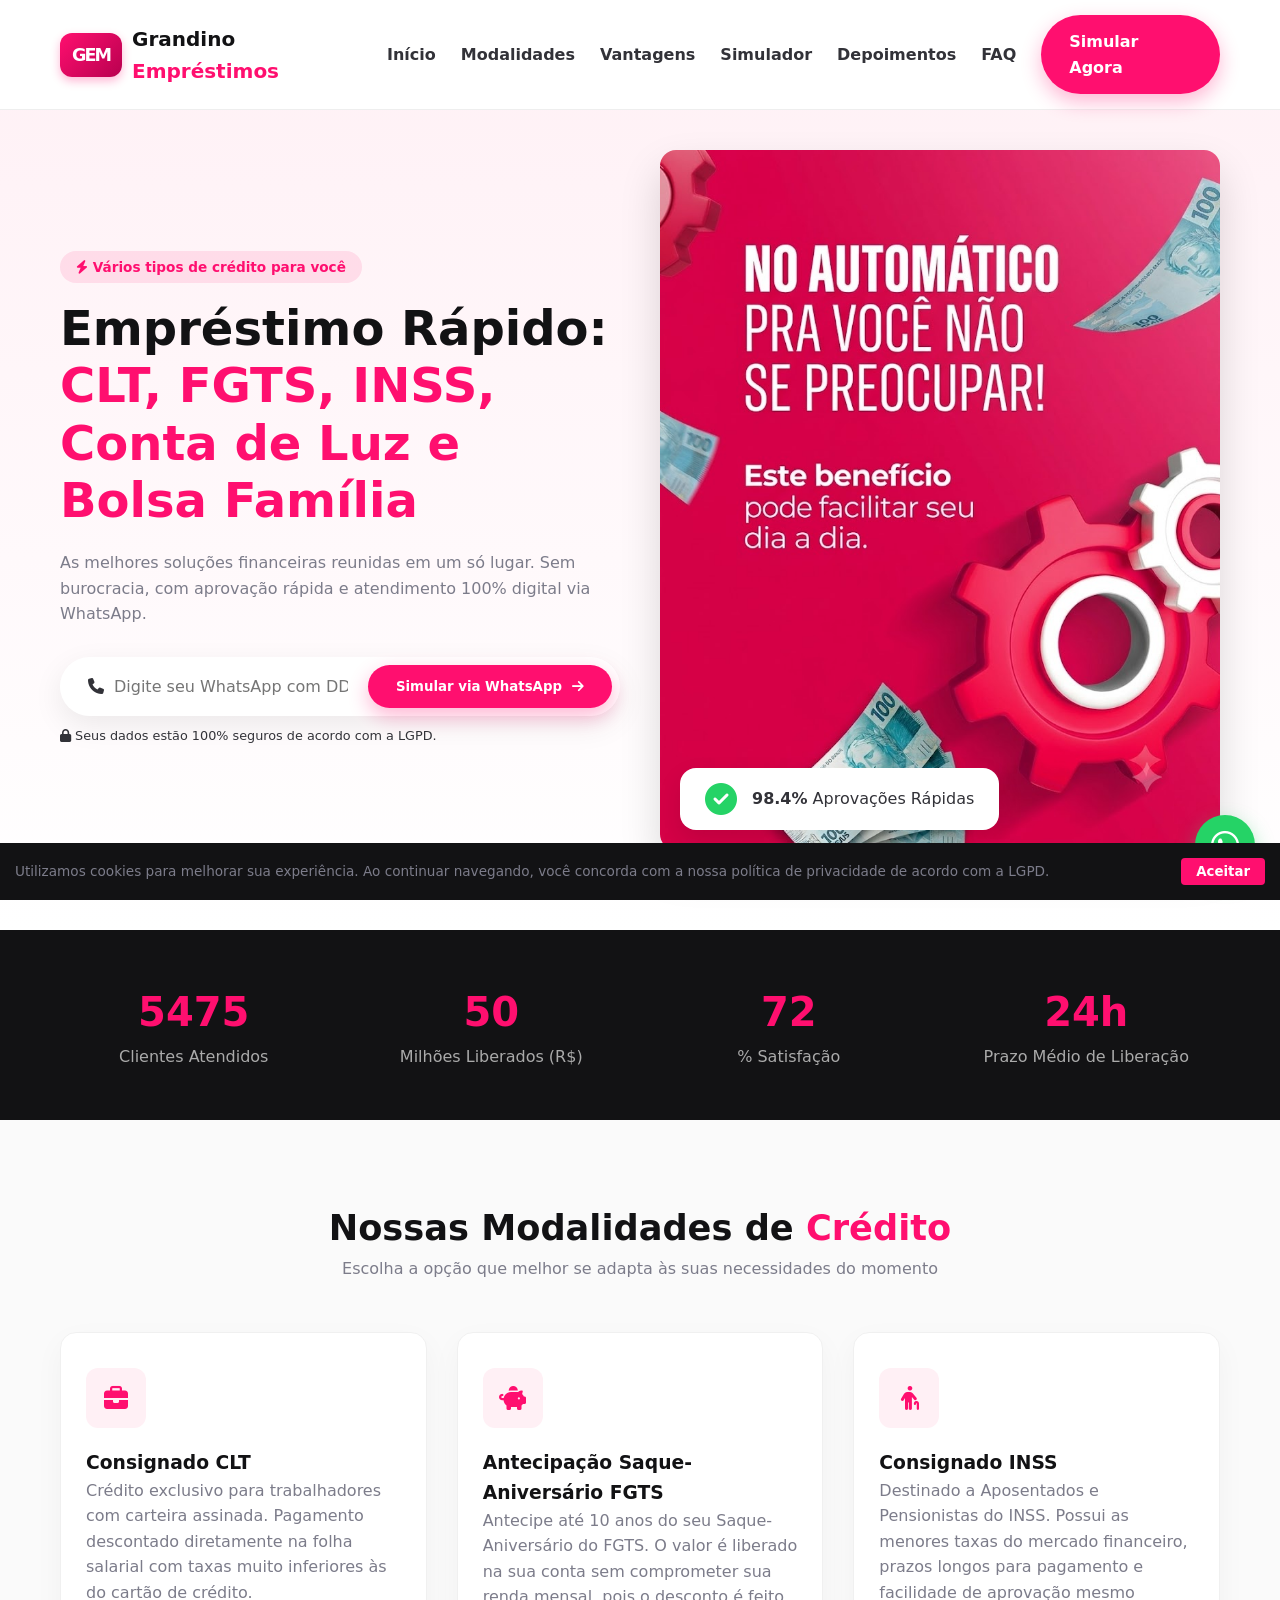
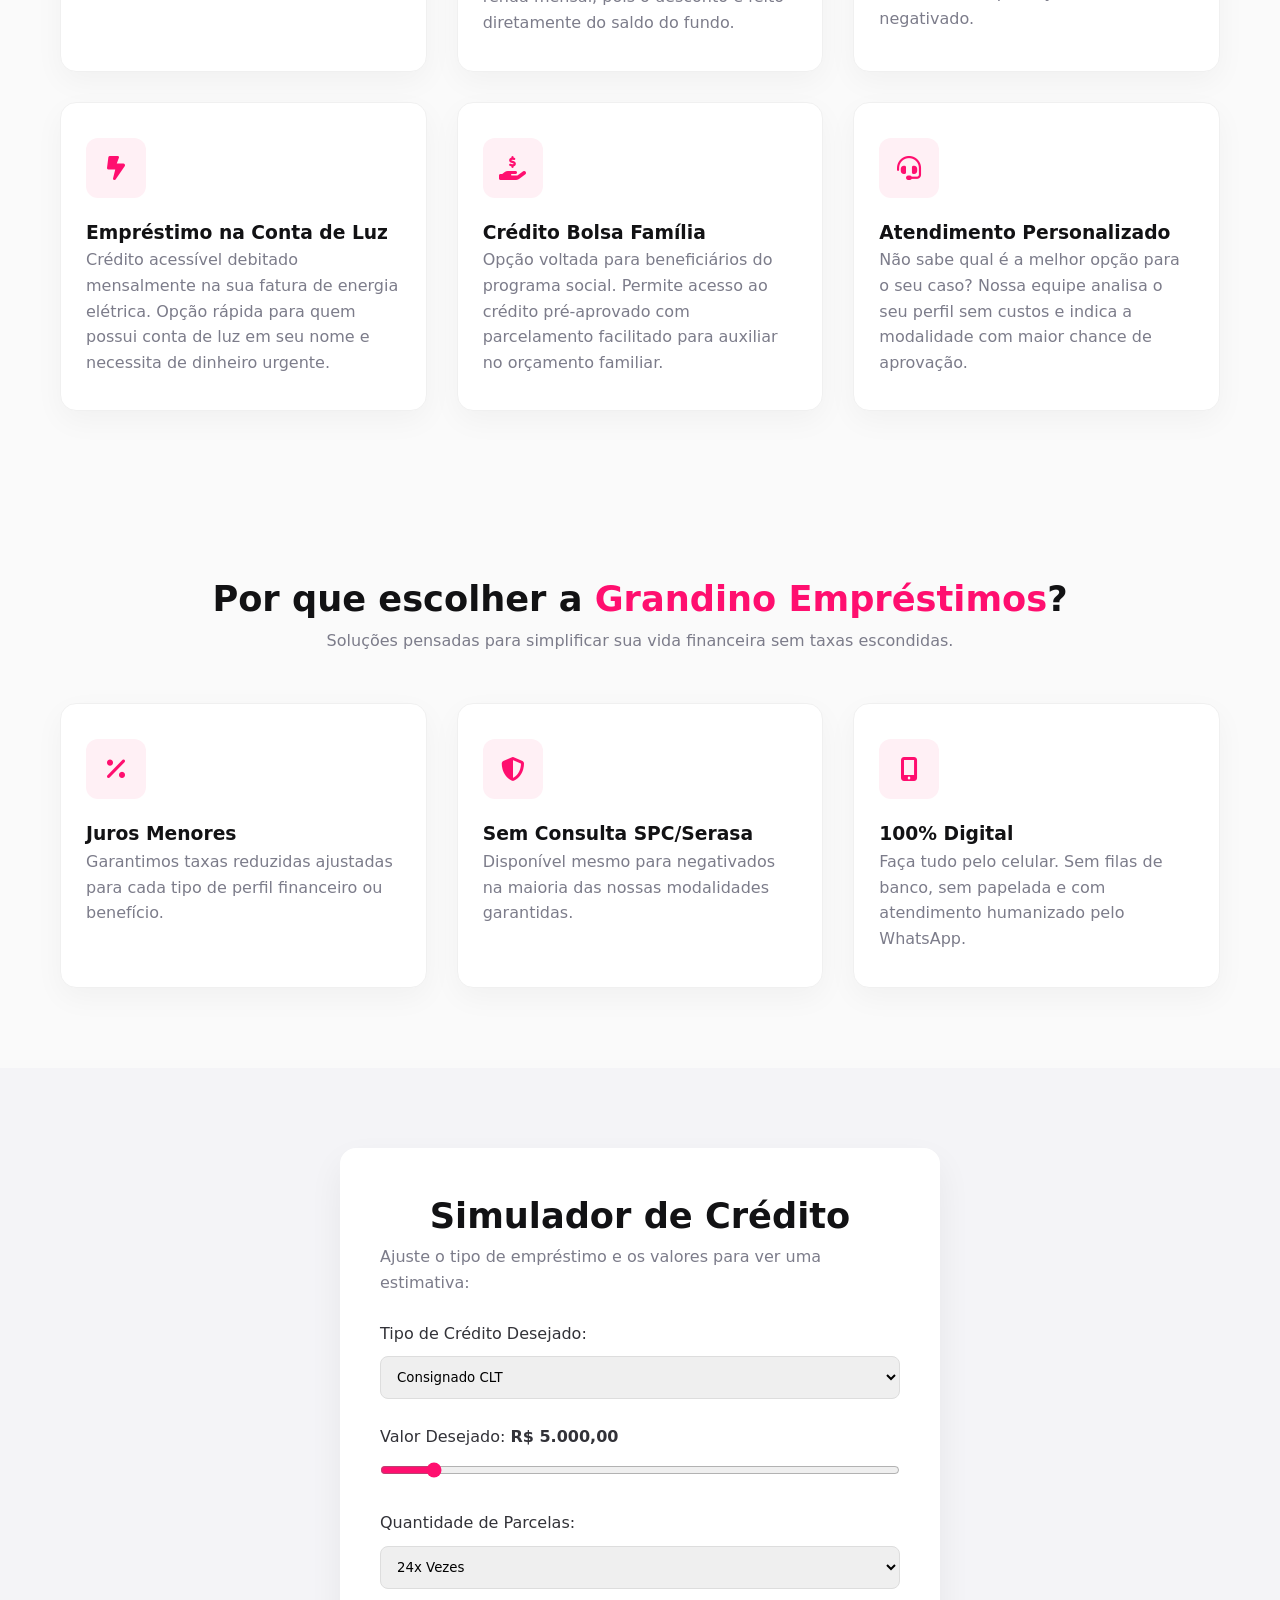
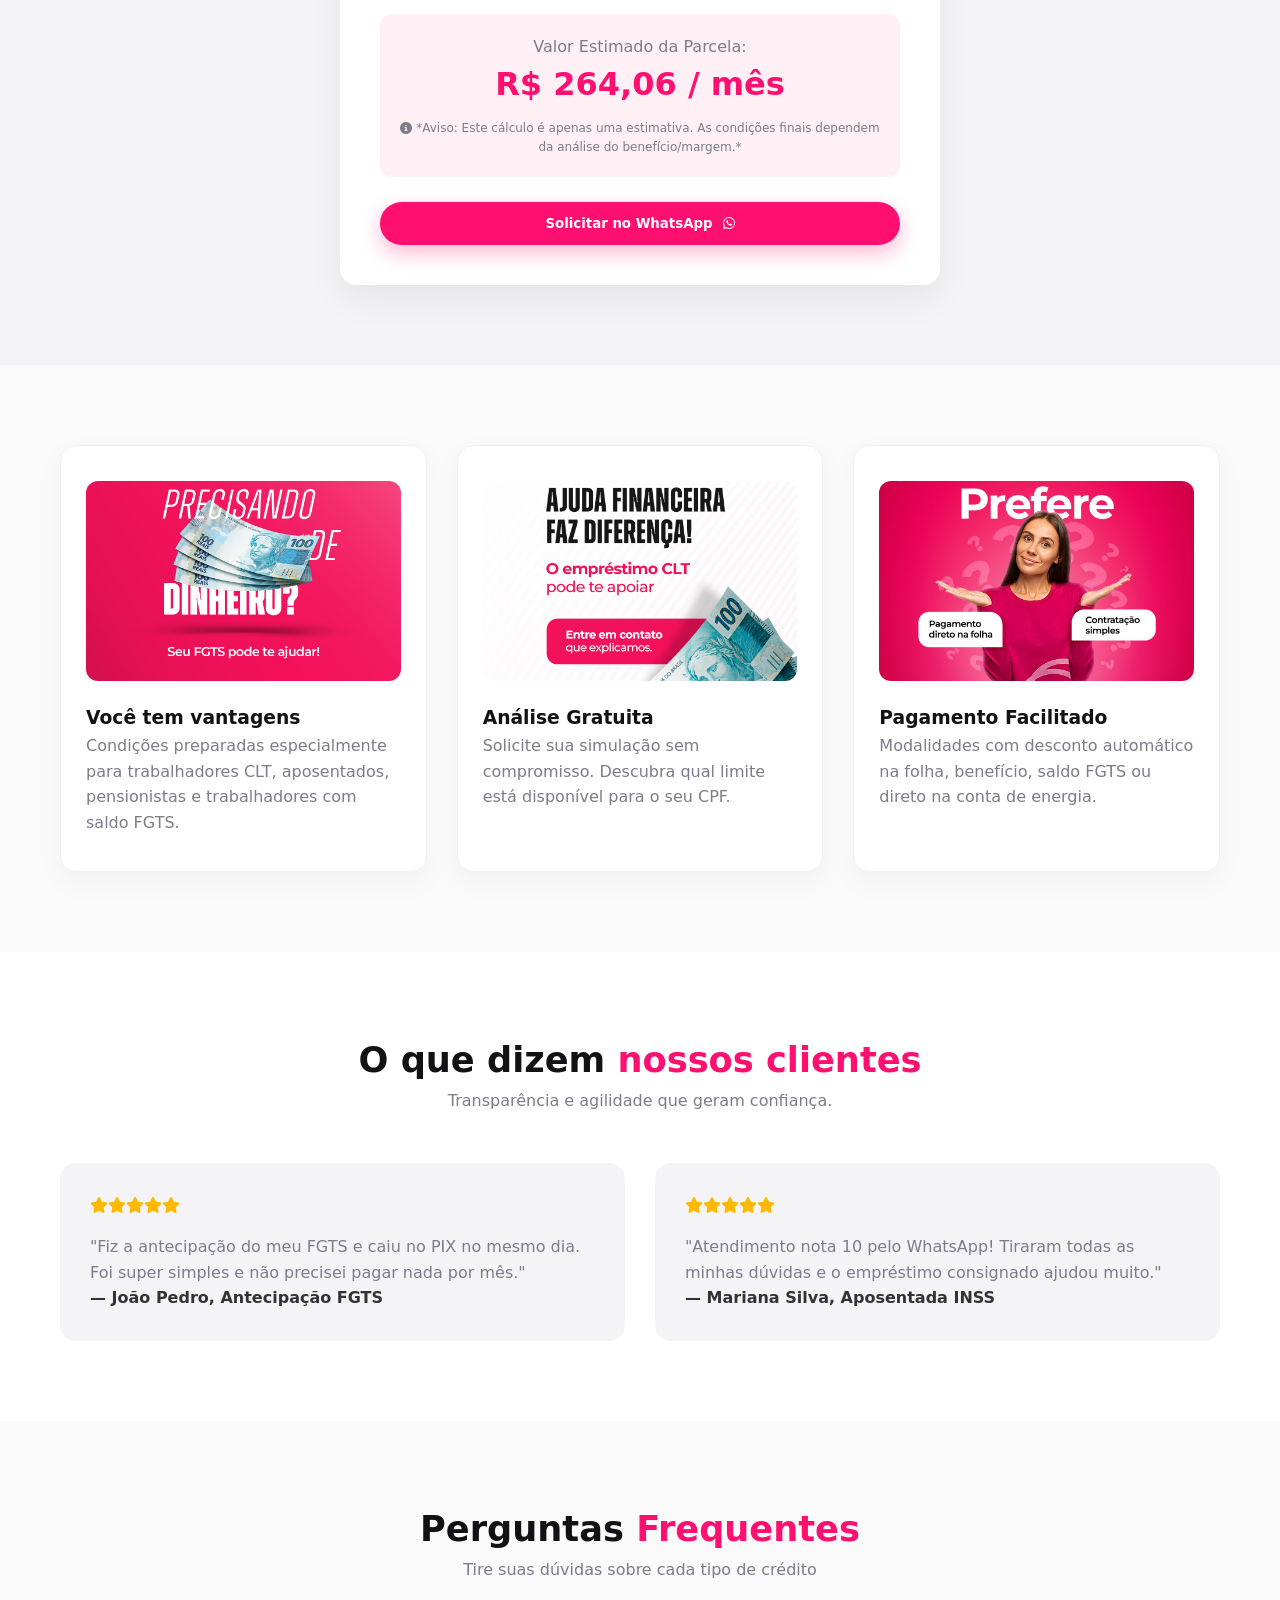
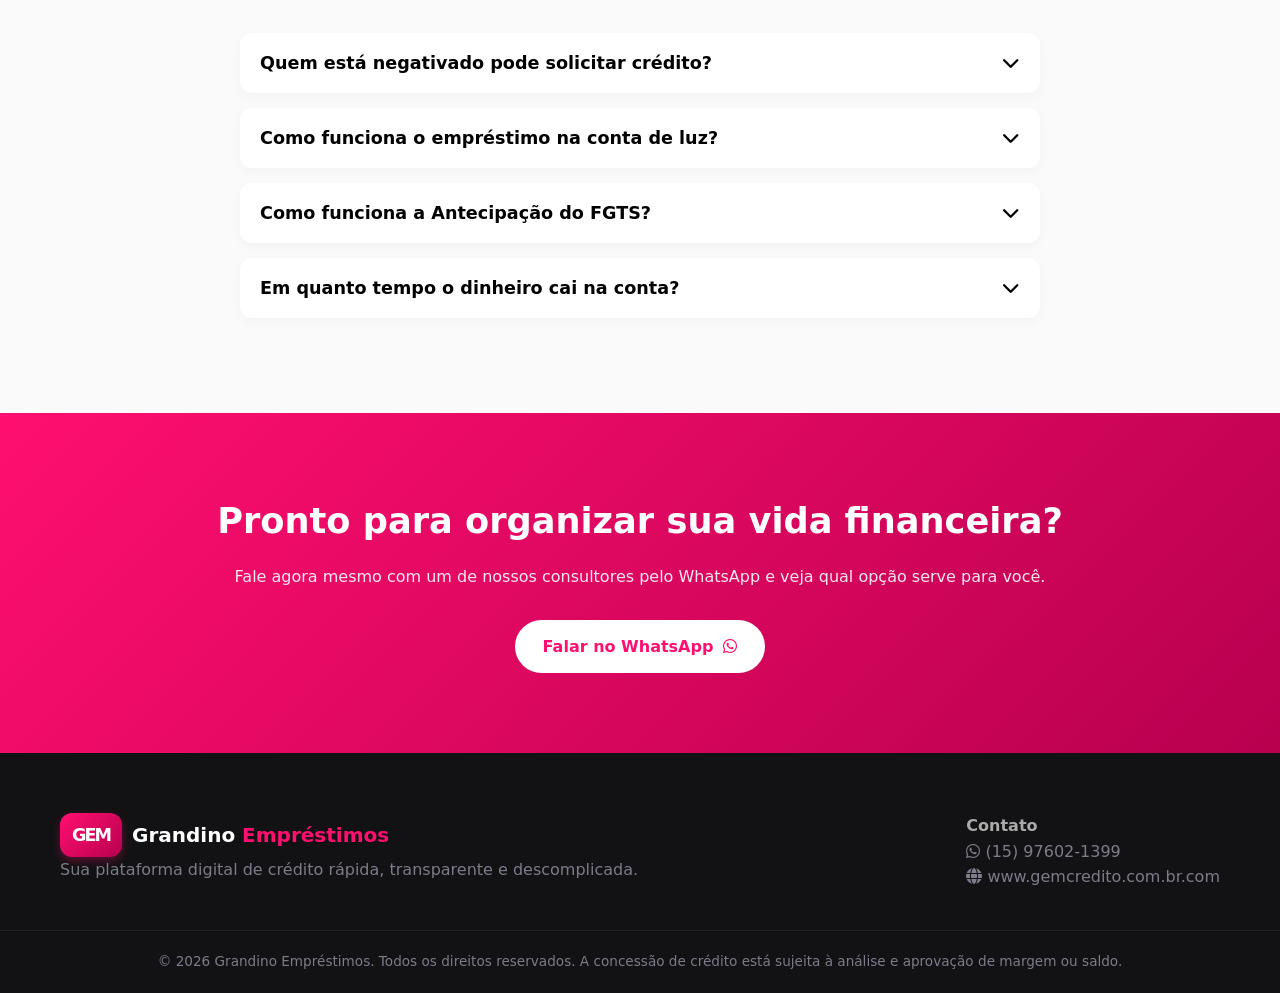
<file: index.html>
<!DOCTYPE html>
<html lang="pt-BR">
<head>
    <meta charset="UTF-8">
    <meta name="viewport" content="width=device-width, initial-scale=1.0">
    
    <!-- SEO Optimization -->
    <title>Grandino Empréstimos | CLT, FGTS, INSS, Bolsa Família e Conta de Luz</title>
    <meta name="description" content="Simule seu empréstimo na Grandino Empréstimos: Consignado CLT, INSS, Antecipação FGTS, Empréstimo na Conta de Luz e Bolsa Família. Rápido e sem burocracia.">
    <meta name="keywords" content="empréstimo consignado clt, empréstimo inss, antecipação fgts, empréstimo conta de luz, empréstimo bolsa família, grandino empréstimos">
    <link rel="canonical" href="https://www.gemcredito.com.br.com">
    
    <!-- Stylesheets & Icons -->
    <link rel="stylesheet" href="style.css">
    <link rel="stylesheet" href="https://cdnjs.cloudflare.com/ajax/libs/font-awesome/6.4.0/css/all.min.css">
    <link href="https://unpkg.com/aos@2.3.1/dist/aos.css" rel="stylesheet">
</head>
<body>

    <!-- Header & Navigation -->
    <header class="navbar">
        <div class="container nav-container">
            <a href="#" class="logo">
                <span class="logo-symbol">GEM</span>
                <span class="logo-text">Grandino <span>Empréstimos</span></span>
            </a>

            <nav class="nav-menu" id="nav-menu">
                <a href="#inicio" class="nav-link">Início</a>
                <a href="#modalidades" class="nav-link">Modalidades</a>
                <a href="#vantagens" class="nav-link">Vantagens</a>
                <a href="#simulador" class="nav-link">Simulador</a>
                <a href="#depoimentos" class="nav-link">Depoimentos</a>
                <a href="#faq" class="nav-link">FAQ</a>
                <a href="https://wa.me/5515976021399?text=Olá!%20Gostaria%20de%20fazer%20uma%20simulação%20de%20crédito." target="_blank" class="btn btn-primary btn-nav">Simular Agora</a>
            </nav>

            <div class="hamburger" id="hamburger">
                <i class="fa-solid fa-bars"></i>
            </div>
        </div>
    </header>

    <!-- Hero Section -->
    <section class="hero" id="inicio">
        <div class="container hero-grid">
            <div class="hero-content" data-aos="fade-right">
                <span class="badge"><i class="fa-solid fa-bolt"></i> Vários tipos de crédito para você</span>
                <h1>Empréstimo Rápido: <strong>CLT, FGTS, INSS, Conta de Luz e Bolsa Família</strong></h1>
                <p>As melhores soluções financeiras reunidas em um só lugar. Sem burocracia, com aprovação rápida e atendimento 100% digital via WhatsApp.</p>

                <!-- Form Lead Generation -->
                <form class="lead-form" id="leadForm">
                    <div class="input-group">
                        <i class="fa-solid fa-phone"></i>
                        <input type="tel" id="userPhone" placeholder="Digite seu WhatsApp com DDD" required>
                    </div>
                    <button type="submit" class="btn btn-primary">
                        Simular via WhatsApp <i class="fa-solid fa-arrow-right"></i>
                    </button>
                </form>
                <small class="privacy-note"><i class="fa-solid fa-lock"></i> Seus dados estão 100% seguros de acordo com a LGPD.</small>
            </div>

            <div class="hero-image" data-aos="fade-left">
                <div class="img-wrapper">
                    <img src="banner0.jpg" alt="Atendimento Grandino Empréstimos">
                    <div class="floating-card">
                        <i class="fa-solid fa-circle-check"></i>
                        <div>
                            <strong>98.4%</strong>
                            <span>Aprovações Rápidas</span>
                        </div>
                    </div>
                </div>
            </div>
        </div>
    </section>

    <!-- Counter Section -->
    <section class="counters">
        <div class="container counter-grid">
            <div class="counter-item" data-aos="zoom-in">
                <h3 class="counter" data-target="15000">0</h3>
                <p>Clientes Atendidos</p>
            </div>
            <div class="counter-item" data-aos="zoom-in" data-aos-delay="100">
                <h3 class="counter" data-target="50">0</h3>
                <p>Milhões Liberados (R$)</p>
            </div>
            <div class="counter-item" data-aos="zoom-in" data-aos-delay="200">
                <h3 class="counter" data-target="99">0</h3>
                <p>% Satisfação</p>
            </div>
            <div class="counter-item" data-aos="zoom-in" data-aos-delay="300">
                <h3>24h</h3>
                <p>Prazo Médio de Liberação</p>
            </div>
        </div>
    </section>

    <!-- Modalidades de Crédito -->
    <section class="modalities" id="modalidades">
        <div class="container">
            <div class="section-header" data-aos="fade-up">
                <h2>Nossas Modalidades de <strong>Crédito</strong></h2>
                <p>Escolha a opção que melhor se adapta às suas necessidades do momento</p>
            </div>

            <div class="grid-3">
                <div class="card-item" data-aos="fade-up">
                    <div class="card-body">
                        <div class="icon-box"><i class="fa-solid fa-briefcase"></i></div>
                        <h3>Consignado CLT</h3>
                        <p>Crédito exclusivo para trabalhadores com carteira assinada. Pagamento descontado diretamente na folha salarial com taxas muito inferiores às do cartão de crédito.</p>
                    </div>
                </div>

                <div class="card-item" data-aos="fade-up" data-aos-delay="100">
                    <div class="card-body">
                        <div class="icon-box"><i class="fa-solid fa-piggy-bank"></i></div>
                        <h3>Antecipação Saque-Aniversário FGTS</h3>
                        <p>Antecipe até 10 anos do seu Saque-Aniversário do FGTS. O valor é liberado na sua conta sem comprometer sua renda mensal, pois o desconto é feito diretamente do saldo do fundo.</p>
                    </div>
                </div>

                <div class="card-item" data-aos="fade-up" data-aos-delay="200">
                    <div class="card-body">
                        <div class="icon-box"><i class="fa-solid fa-person-cane"></i></div>
                        <h3>Consignado INSS</h3>
                        <p>Destinado a Aposentados e Pensionistas do INSS. Possui as menores taxas do mercado financeiro, prazos longos para pagamento e facilidade de aprovação mesmo negativado.</p>
                    </div>
                </div>

                <div class="card-item" data-aos="fade-up">
                    <div class="card-body">
                        <div class="icon-box"><i class="fa-solid fa-bolt-lightning"></i></div>
                        <h3>Empréstimo na Conta de Luz</h3>
                        <p>Crédito acessível debitado mensalmente na sua fatura de energia elétrica. Opção rápida para quem possui conta de luz em seu nome e necessita de dinheiro urgente.</p>
                    </div>
                </div>

                <div class="card-item" data-aos="fade-up" data-aos-delay="100">
                    <div class="card-body">
                        <div class="icon-box"><i class="fa-solid fa-hand-holding-dollar"></i></div>
                        <h3>Crédito Bolsa Família</h3>
                        <p>Opção voltada para beneficiários do programa social. Permite acesso ao crédito pré-aprovado com parcelamento facilitado para auxiliar no orçamento familiar.</p>
                    </div>
                </div>

                <div class="card-item" data-aos="fade-up" data-aos-delay="200">
                    <div class="card-body">
                        <div class="icon-box"><i class="fa-solid fa-headset"></i></div>
                        <h3>Atendimento Personalizado</h3>
                        <p>Não sabe qual é a melhor opção para o seu caso? Nossa equipe analisa o seu perfil sem custos e indica a modalidade com maior chance de aprovação.</p>
                    </div>
                </div>
            </div>
        </div>
    </section>

    <!-- Vantagens Section -->
    <section class="benefits" id="vantagens">
        <div class="container">
            <div class="section-header" data-aos="fade-up">
                <h2>Por que escolher a <strong>Grandino Empréstimos</strong>?</h2>
                <p>Soluções pensadas para simplificar sua vida financeira sem taxas escondidas.</p>
            </div>

            <div class="benefits-grid">
                <div class="benefit-card" data-aos="fade-up">
                    <div class="icon-box"><i class="fa-solid fa-percent"></i></div>
                    <h3>Juros Menores</h3>
                    <p>Garantimos taxas reduzidas ajustadas para cada tipo de perfil financeiro ou benefício.</p>
                </div>
                <div class="benefit-card" data-aos="fade-up" data-aos-delay="100">
                    <div class="icon-box"><i class="fa-solid fa-shield-halved"></i></div>
                    <h3>Sem Consulta SPC/Serasa</h3>
                    <p>Disponível mesmo para negativados na maioria das nossas modalidades garantidas.</p>
                </div>
                <div class="benefit-card" data-aos="fade-up" data-aos-delay="200">
                    <div class="icon-box"><i class="fa-solid fa-mobile-screen-button"></i></div>
                    <h3>100% Digital</h3>
                    <p>Faça tudo pelo celular. Sem filas de banco, sem papelada e com atendimento humanizado pelo WhatsApp.</p>
                </div>
            </div>
        </div>
    </section>

    <!-- Simulador de Parcelas -->
    <section class="simulator-section" id="simulador">
        <div class="container">
            <div class="simulator-card" data-aos="flip-left">
                <h2>Simulador de Crédito</h2>
                <p>Ajuste o tipo de empréstimo e os valores para ver uma estimativa:</p>

                <div class="simulator-body">
                    <div class="control-group">
                        <label for="selectCreditType">Tipo de Crédito Desejado:</label>
                        <select id="selectCreditType">
                            <option value="Consignado CLT">Consignado CLT</option>
                            <option value="Antecipação FGTS">Antecipação FGTS</option>
                            <option value="Consignado INSS">Consignado INSS</option>
                            <option value="Empréstimo Conta de Luz">Débito na Conta de Luz</option>
                            <option value="Bolsa Família">Crédito Bolsa Família</option>
                        </select>
                    </div>

                    <div class="control-group">
                        <label for="rangeAmount">Valor Desejado: <strong id="amountValue">R$ 5.000</strong></label>
                        <input type="range" id="rangeAmount" min="500" max="50000" step="500" value="5000">
                    </div>

                    <div class="control-group">
                        <label for="selectMonths">Quantidade de Parcelas:</label>
                        <select id="selectMonths">
                            <option value="12">12x Vezes</option>
                            <option value="24" selected>24x Vezes</option>
                            <option value="36">36x Vezes</option>
                            <option value="48">48x Vezes</option>
                            <option value="60">60x Vezes</option>
                        </select>
                    </div>

                    <div class="simulator-result">
                        <p>Valor Estimado da Parcela:</p>
                        <h3 id="installmentResult">R$ 275,00 / mês</h3>
                        <small class="disclaimer"><i class="fa-solid fa-circle-info"></i> *Aviso: Este cálculo é apenas uma estimativa. As condições finais dependem da análise do benefício/margem.*</small>
                    </div>

                    <button class="btn btn-primary btn-block" id="btnSimulateWS">
                        Solicitar no WhatsApp <i class="fa-brands fa-whatsapp"></i>
                    </button>
                </div>
            </div>
        </div>
    </section>

    <!-- Mid Banner / Cards Section -->
    <section class="showcase">
        <div class="container grid-3">
            <div class="card-item" data-aos="fade-up">
                <img src="banner1.jpg" alt="Atendimento Grandino Empréstimos">
                <div class="card-body">
                    <h3>Você tem vantagens</h3>
                    <p>Condições preparadas especialmente para trabalhadores CLT, aposentados, pensionistas e trabalhadores com saldo FGTS.</p>
                </div>
            </div>
            <div class="card-item" data-aos="fade-up" data-aos-delay="100">
                <img src="banner2.jpg" alt="Simulação de Consignado">
                <div class="card-body">
                    <h3>Análise Gratuita</h3>
                    <p>Solicite sua simulação sem compromisso. Descubra qual limite está disponível para o seu CPF.</p>
                </div>
            </div>
            <div class="card-item" data-aos="fade-up" data-aos-delay="200">
                <img src="banner3.jpg" alt="Facilidade de Pagamento">
                <div class="card-body">
                    <h3>Pagamento Facilitado</h3>
                    <p>Modalidades com desconto automático na folha, benefício, saldo FGTS ou direto na conta de energia.</p>
                </div>
            </div>
        </div>
    </section>

    <!-- Depoimentos -->
    <section class="testimonials" id="depoimentos">
        <div class="container">
            <div class="section-header" data-aos="fade-up">
                <h2>O que dizem <strong>nossos clientes</strong></h2>
                <p>Transparência e agilidade que geram confiança.</p>
            </div>

            <div class="testimonials-grid">
                <div class="testimonial-card" data-aos="fade-up">
                    <div class="stars"><i class="fa-solid fa-star"></i><i class="fa-solid fa-star"></i><i class="fa-solid fa-star"></i><i class="fa-solid fa-star"></i><i class="fa-solid fa-star"></i></div>
                    <p>"Fiz a antecipação do meu FGTS e caiu no PIX no mesmo dia. Foi super simples e não precisei pagar nada por mês."</p>
                    <strong>— João Pedro, Antecipação FGTS</strong>
                </div>
                <div class="testimonial-card" data-aos="fade-up" data-aos-delay="100">
                    <div class="stars"><i class="fa-solid fa-star"></i><i class="fa-solid fa-star"></i><i class="fa-solid fa-star"></i><i class="fa-solid fa-star"></i><i class="fa-solid fa-star"></i></div>
                    <p>"Atendimento nota 10 pelo WhatsApp! Tiraram todas as minhas dúvidas e o empréstimo consignado ajudou muito."</p>
                    <strong>— Mariana Silva, Aposentada INSS</strong>
                </div>
            </div>
        </div>
    </section>

    <!-- FAQ Section -->
    <section class="faq" id="faq">
        <div class="container">
            <div class="section-header" data-aos="fade-up">
                <h2>Perguntas <strong>Frequentes</strong></h2>
                <p>Tire suas dúvidas sobre cada tipo de crédito</p>
            </div>

            <div class="accordion">
                <div class="accordion-item" data-aos="fade-up">
                    <button class="accordion-header">
                        Quem está negativado pode solicitar crédito? <i class="fa-solid fa-chevron-down"></i>
                    </button>
                    <div class="accordion-content">
                        <p>Sim! Modalidades como Consignado CLT, Consignado INSS e Antecipação FGTS não exigem nome limpo, pois a garantia do pagamento é vinculada ao seu salário, benefício ou saldo no fundo.</p>
                    </div>
                </div>

                <div class="accordion-item" data-aos="fade-up">
                    <button class="accordion-header">
                        Como funciona o empréstimo na conta de luz? <i class="fa-solid fa-chevron-down"></i>
                    </button>
                    <div class="accordion-content">
                        <p>As parcelas do empréstimo são cobradas diretamente na sua fatura mensal de energia elétrica. É necessário que a conta esteja no seu nome e em dia com a concessionária parceira.</p>
                    </div>
                </div>

                <div class="accordion-item" data-aos="fade-up">
                    <button class="accordion-header">
                        Como funciona a Antecipação do FGTS? <i class="fa-solid fa-chevron-down"></i>
                    </button>
                    <div class="accordion-content">
                        <p>Você precisa ter optado pelo "Saque-Aniversário" no aplicativo do FGTS. Nós antecipamos o valor dos anos futuros e você recebe o dinheiro via PIX rapidamente sem comprometer seu salário mensal.</p>
                    </div>
                </div>

                <div class="accordion-item" data-aos="fade-up">
                    <button class="accordion-header">
                        Em quanto tempo o dinheiro cai na conta? <i class="fa-solid fa-chevron-down"></i>
                    </button>
                    <div class="accordion-content">
                        <p>Após aprovação dos documentos e formalização digital, a maioria das liberações é feita via PIX em até 24 horas úteis.</p>
                    </div>
                </div>
            </div>
        </div>
    </section>

    <!-- CTA Section -->
    <section class="cta-banner">
        <div class="container" data-aos="zoom-in">
            <h2>Pronto para organizar sua vida financeira?</h2>
            <p>Fale agora mesmo com um de nossos consultores pelo WhatsApp e veja qual opção serve para você.</p>
            <a href="https://wa.me/5515976021399?text=Olá!%20Quero%20fazer%20uma%20simulação%20de%20crédito%20agora." target="_blank" class="btn btn-light">
                Falar no WhatsApp <i class="fa-brands fa-whatsapp"></i>
            </a>
        </div>
    </section>

    <!-- Footer -->
    <footer>
        <div class="container footer-content">
            <div class="footer-brand">
                <a href="#" class="logo">
                    <span class="logo-symbol">GEM</span>
                    <span class="logo-text">Grandino <span>Empréstimos</span></span>
                </a>
                <p>Sua plataforma digital de crédito rápida, transparente e descomplicada.</p>
            </div>
            <div class="footer-links">
                <h4>Contato</h4>
                <p><i class="fa-brands fa-whatsapp"></i> (15) 97602-1399</p>
                <p><i class="fa-solid fa-globe"></i> www.gemcredito.com.br.com</p>
            </div>
        </div>
        <div class="footer-bottom">
            <div class="container">
                <p>© 2026 Grandino Empréstimos. Todos os direitos reservados. A concessão de crédito está sujeita à análise e aprovação de margem ou saldo.</p>
            </div>
        </div>
    </footer>

    <!-- LGPD Banner -->
    <div class="lgpd-banner" id="lgpdBanner">
        <p>Utilizamos cookies para melhorar sua experiência. Ao continuar navegando, você concorda com a nossa política de privacidade de acordo com a LGPD.</p>
        <button id="acceptLgpd" class="btn btn-sm">Aceitar</button>
    </div>

    <!-- Floating WhatsApp Button -->
    <a href="https://wa.me/5515976021399?text=Olá!%20Vim%20pelo%20site%20e%20gostaria%20de%20mais%20informações." class="whatsapp-float" target="_blank" aria-label="Atendimento via WhatsApp">
        <i class="fa-brands fa-whatsapp"></i>
    </a>

    <!-- Scripts -->
    <script src="https://unpkg.com/aos@2.3.1/dist/aos.js"></script>
    <script src="script.js"></script>
</body>
</html>
</file>
<file: style.css>
/* --- Root Variables (Paleta Rosa Magenta Fintech) --- */
:root {
    --primary: #ff0f6f;
    --primary-hover: #d80058;
    --primary-light: #fff0f5;
    --dark: #121214;
    --gray-dark: #202024;
    --gray-light: #f4f4f7;
    --text-color: #323238;
    --text-muted: #7c7c8a;
    --whatsapp: #25D366;
    --whatsapp-hover: #1eb957;
    --white: #ffffff;
    --radius: 16px;
    --transition: all 0.3s cubic-bezier(0.25, 0.8, 0.25, 1);
}

/* --- Global Reset --- */
* {
    margin: 0;
    padding: 0;
    box-sizing: border-box;
    font-family: 'Segoe UI', system-ui, -apple-system, sans-serif;
}

html {
    scroll-behavior: smooth;
}

body {
    background-color: #fafafa;
    color: var(--text-color);
    line-height: 1.6;
    overflow-x: hidden;
}

.container {
    max-width: 1200px;
    margin: 0 auto;
    padding: 0 20px;
}

/* --- Typography --- */
h1, h2, h3 {
    color: var(--dark);
    font-weight: 800;
}

h2 { font-size: 2.2rem; text-align: center; }
h2 strong, h1 strong { color: var(--primary); }

p { color: var(--text-muted); }

/* --- Buttons --- */
.btn {
    display: inline-flex;
    align-items: center;
    justify-content: center;
    gap: 10px;
    padding: 14px 28px;
    border-radius: 50px;
    font-weight: 700;
    text-decoration: none;
    border: none;
    cursor: pointer;
    transition: var(--transition);
}

.btn-primary {
    background: var(--primary);
    color: var(--white);
    box-shadow: 0 8px 20px rgba(255, 15, 111, 0.3);
}

.btn-primary:hover {
    background: var(--primary-hover);
    transform: translateY(-2px);
    box-shadow: 0 12px 24px rgba(255, 15, 111, 0.4);
}

.btn-light {
    background: var(--white);
    color: var(--primary);
}

.btn-light:hover {
    background: var(--gray-light);
    transform: translateY(-2px);
}

.btn-block { width: 100%; }

/* --- Logo GEM (Letras Entrelaçadas) --- */
.logo {
    display: flex;
    align-items: center;
    gap: 10px;
    text-decoration: none;
}

.logo-symbol {
    background: linear-gradient(135deg, var(--primary) 0%, #b8004f 100%);
    color: white;
    font-weight: 900;
    font-size: 1.1rem;
    padding: 8px 12px;
    border-radius: 12px;
    letter-spacing: -2px;
    box-shadow: 0 4px 10px rgba(255, 15, 111, 0.3);
}

.logo-text {
    font-size: 1.25rem;
    font-weight: 800;
    color: var(--dark);
}

.logo-text span { color: var(--primary); }

/* --- Navbar --- */
.navbar {
    position: fixed;
    top: 0;
    width: 100%;
    background: rgba(255, 255, 255, 0.95);
    backdrop-filter: blur(10px);
    z-index: 1000;
    border-bottom: 1px solid #eee;
    padding: 15px 0;
}

.nav-container {
    display: flex;
    justify-content: space-between;
    align-items: center;
}

.nav-menu {
    display: flex;
    align-items: center;
    gap: 25px;
}

.nav-link {
    text-decoration: none;
    color: var(--text-color);
    font-weight: 600;
    transition: var(--transition);
}

.nav-link:hover { color: var(--primary); }

.hamburger {
    display: none;
    font-size: 1.5rem;
    cursor: pointer;
}

/* --- Hero Section --- */
.hero {
    padding: 150px 0 80px 0;
    background: linear-gradient(180deg, var(--primary-light) 0%, #ffffff 100%);
}

.hero-grid {
    display: grid;
    grid-template-columns: 1fr 1fr;
    gap: 40px;
    align-items: center;
}

.badge {
    background: rgba(255, 15, 111, 0.1);
    color: var(--primary);
    padding: 8px 16px;
    border-radius: 50px;
    font-size: 0.85rem;
    font-weight: 700;
}

.hero-content h1 {
    font-size: 3rem;
    line-height: 1.2;
    margin: 20px 0;
}

.lead-form {
    display: flex;
    gap: 10px;
    margin-top: 30px;
    background: var(--white);
    padding: 8px;
    border-radius: 50px;
    box-shadow: 0 10px 30px rgba(0,0,0,0.08);
}

.input-group {
    display: flex;
    align-items: center;
    padding-left: 20px;
    flex: 1;
}

.input-group input {
    border: none;
    outline: none;
    width: 100%;
    padding: 10px;
    font-size: 1rem;
}

.privacy-note {
    display: block;
    margin-top: 10px;
    font-size: 0.8rem;
}

.hero-image { position: relative; }

.img-wrapper {
    position: relative;
    border-radius: var(--radius);
    overflow: hidden;
    box-shadow: 0 20px 40px rgba(0,0,0,0.15);
}

.img-wrapper img {
    width: 100%;
    display: block;
}

.floating-card {
    position: absolute;
    bottom: 20px;
    left: 20px;
    background: var(--white);
    padding: 15px 25px;
    border-radius: var(--radius);
    display: flex;
    align-items: center;
    gap: 15px;
    box-shadow: 0 10px 25px rgba(0,0,0,0.1);
}

.floating-card i { font-size: 2rem; color: var(--whatsapp); }

/* --- Counters --- */
.counters {
    background: var(--dark);
    color: var(--white);
    padding: 50px 0;
}

.counter-grid {
    display: grid;
    grid-template-columns: repeat(auto-fit, minmax(200px, 1fr));
    gap: 30px;
    text-align: center;
}

.counter-item h3 {
    color: var(--primary);
    font-size: 2.5rem;
}

.counter-item p { color: #aaa; }

/* --- Sections Common --- */
.modalities, .benefits, .showcase, .testimonials, .faq {
    padding: 80px 0;
}

.section-header {
    text-align: center;
    margin-bottom: 50px;
}

/* --- Cards & Grids --- */
.benefits-grid, .grid-3 {
    display: grid;
    grid-template-columns: repeat(auto-fit, minmax(280px, 1fr));
    gap: 30px;
}

.benefit-card, .card-item {
    background: var(--white);
    padding: 35px 25px;
    border-radius: var(--radius);
    box-shadow: 0 10px 30px rgba(0,0,0,0.04);
    border: 1px solid #f0f0f0;
    transition: var(--transition);
}

.benefit-card:hover, .card-item:hover {
    transform: translateY(-5px);
}

.card-item img {
    width: 100%;
    height: 200px;
    object-fit: cover;
    border-radius: 12px;
    margin-bottom: 15px;
}

.icon-box {
    width: 60px;
    height: 60px;
    background: var(--primary-light);
    color: var(--primary);
    border-radius: 12px;
    display: flex;
    align-items: center;
    justify-content: center;
    font-size: 1.5rem;
    margin-bottom: 20px;
}

/* --- Simulator --- */
.simulator-section {
    padding: 80px 0;
    background: var(--gray-light);
}

.simulator-card {
    background: var(--white);
    max-width: 600px;
    margin: 0 auto;
    padding: 40px;
    border-radius: var(--radius);
    box-shadow: 0 15px 35px rgba(0,0,0,0.06);
}

.control-group { margin: 25px 0; }
.control-group label { display: block; margin-bottom: 10px; }

input[type=range] {
    width: 100%;
    accent-color: var(--primary);
}

select {
    width: 100%;
    padding: 12px;
    border-radius: 8px;
    border: 1px solid #ddd;
    outline: none;
}

.simulator-result {
    text-align: center;
    background: var(--primary-light);
    padding: 20px;
    border-radius: 12px;
    margin: 25px 0;
}

.simulator-result h3 { font-size: 2rem; color: var(--primary); }
.disclaimer { font-size: 0.75rem; color: var(--text-muted); display: block; margin-top: 8px; }

/* --- Testimonials --- */
.testimonials { background: #fff; }
.testimonials-grid {
    display: grid;
    grid-template-columns: repeat(auto-fit, minmax(300px, 1fr));
    gap: 30px;
}

.testimonial-card {
    background: var(--gray-light);
    padding: 30px;
    border-radius: var(--radius);
}

.stars { color: #ffb800; margin-bottom: 15px; }

/* --- FAQ --- */
.accordion { max-width: 800px; margin: 0 auto; }

.accordion-item {
    background: var(--white);
    margin-bottom: 15px;
    border-radius: 12px;
    overflow: hidden;
    box-shadow: 0 4px 12px rgba(0,0,0,0.03);
}

.accordion-header {
    width: 100%;
    padding: 20px;
    text-align: left;
    background: none;
    border: none;
    font-size: 1.1rem;
    font-weight: 700;
    display: flex;
    justify-content: space-between;
    align-items: center;
    cursor: pointer;
}

.accordion-content {
    padding: 0 20px 20px 20px;
    display: none;
}

.accordion-item.active .accordion-content { display: block; }

/* --- CTA Banner --- */
.cta-banner {
    background: linear-gradient(135deg, var(--primary) 0%, #b8004f 100%);
    color: var(--white);
    text-align: center;
    padding: 80px 0;
}

.cta-banner h2 { color: var(--white); margin-bottom: 15px; }
.cta-banner p { color: rgba(255,255,255,0.9); margin-bottom: 30px; }

/* --- Footer --- */
footer { background: var(--dark); color: #aaa; padding-top: 60px; }
.footer-content { display: flex; justify-content: space-between; padding-bottom: 40px; flex-wrap: wrap; gap: 30px;}
.footer-brand .logo-text { color: white; }
.footer-bottom { border-top: 1px solid #222; padding: 20px 0; text-align: center; font-size: 0.85rem; }

/* --- Floating WhatsApp --- */
.whatsapp-float {
    position: fixed;
    bottom: 25px;
    right: 25px;
    width: 60px;
    height: 60px;
    background: var(--whatsapp);
    color: white;
    border-radius: 50%;
    display: flex;
    align-items: center;
    justify-content: center;
    font-size: 2rem;
    box-shadow: 0 8px 20px rgba(37, 211, 102, 0.4);
    z-index: 999;
    transition: var(--transition);
}

.whatsapp-float:hover {
    transform: scale(1.1);
    background: var(--whatsapp-hover);
}

/* --- LGPD Banner --- */
.lgpd-banner {
    position: fixed;
    bottom: 0;
    left: 0;
    width: 100%;
    background: var(--dark);
    color: white;
    padding: 15px;
    display: flex;
    justify-content: space-between;
    align-items: center;
    z-index: 10000;
    font-size: 0.85rem;
}

.btn-sm { padding: 6px 15px; background: var(--primary); color: white; border-radius: 4px; }

/* --- Responsividade --- */
@media(max-width: 768px) {
    .hero-grid { grid-template-columns: 1fr; }
    .lead-form { flex-direction: column; background: transparent; box-shadow: none; }
    .input-group { background: white; padding: 10px; border-radius: 50px; }
    .hamburger { display: block; }
    
    .nav-menu {
        position: fixed;
        top: 70px;
        right: -100%;
        background: white;
        width: 100%;
        height: calc(100vh - 70px);
        flex-direction: column;
        justify-content: center;
        transition: var(--transition);
    }
    
    .nav-menu.active { right: 0; }
}
</file>
